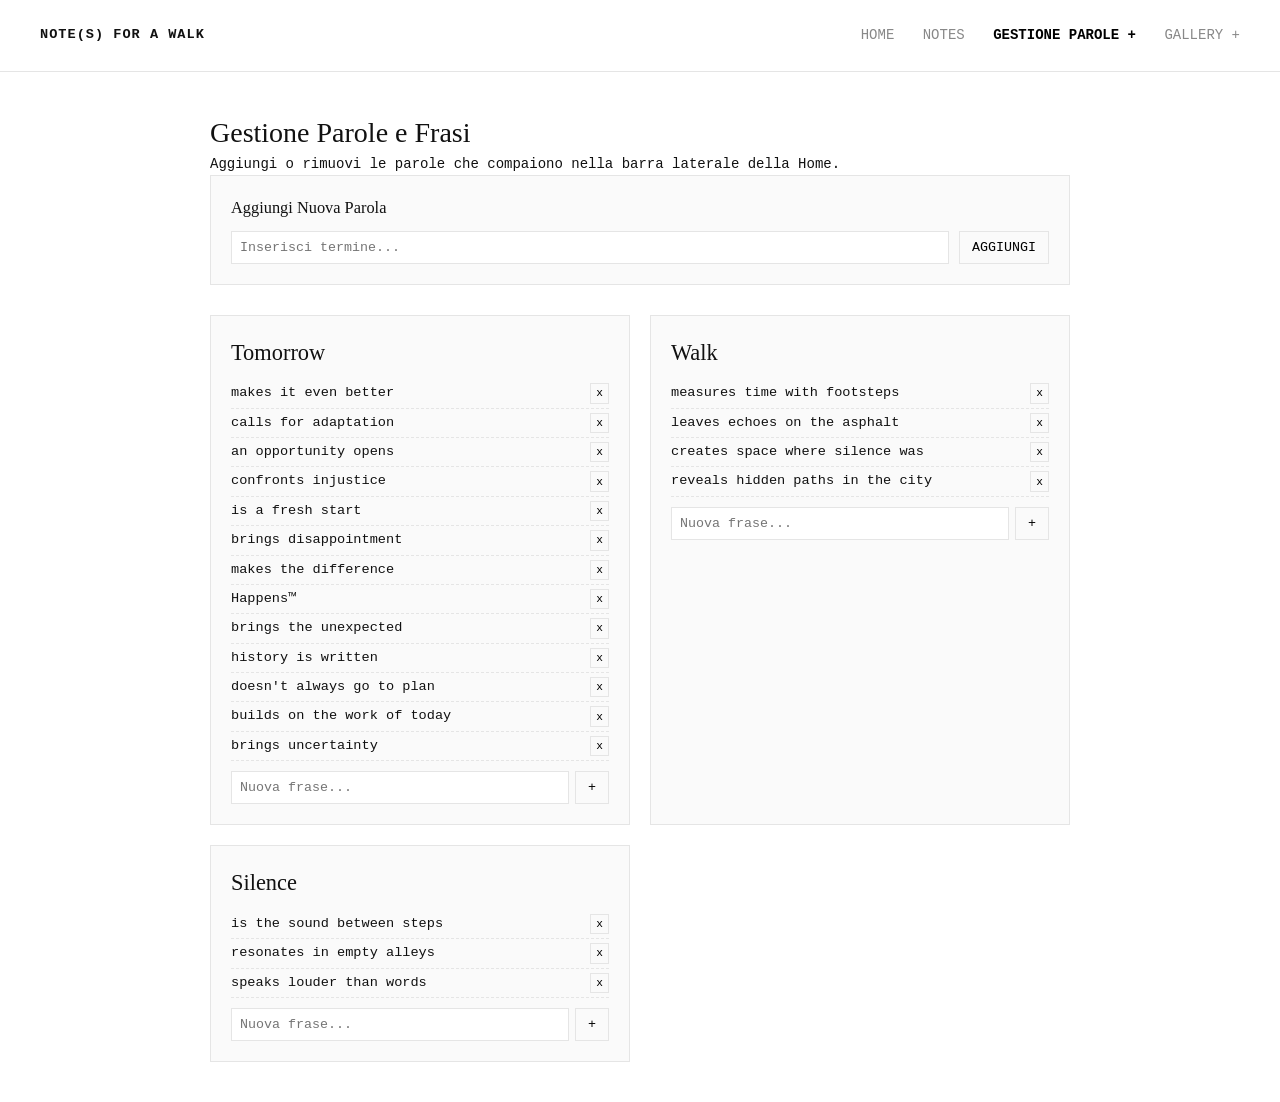
<file: admin.html>
<!DOCTYPE html>
<html lang="it">
<head>
  <meta charset="UTF-8">
  <meta name="viewport" content="width=device-width, initial-scale=1.0">
  <title>NOTE(S) FOR A WALK - Gestione Parole</title>
  <link rel="stylesheet" href="style.css">
</head>
<body data-page="words">

  <header class="header-standard">
    <a href="index.html" class="brand-title">NOTE(S) FOR A WALK</a>
    <nav>
      <a href="index.html">HOME</a>
      <a href="notes.html">NOTES</a>
      <a href="admin.html" class="active">GESTIONE PAROLE +</a>
      <a href="gallery.html">GALLERY +</a>
    </nav>
  </header>

  <main class="container">
    <h1 class="page-title serif-text">Gestione Parole e Frasi</h1>
    <p class="page-subtitle">Aggiungi o rimuovi le parole che compaiono nella barra laterale della Home.</p>

    <div class="card-box">
      <h3 class="serif-text">Aggiungi Nuova Parola</h3>
      <form id="addWordForm" class="form-row">
        <input type="text" id="newWordInput" placeholder="Inserisci termine..." required>
        <button type="submit" class="btn">AGGIUNGI</button>
      </form>
    </div>

    <div class="words-grid" id="wordsListContainer"></div>
  </main>

  <script src="app.js"></script>
</body>
</html>
</file>
<file: style.css>
:root {
  --bg-color: #ffffff;
  --text-color: #111111;
  --accent-color: #000000;
  --muted-color: #888888;
  --faded-text: #d0d0d0;
  --border-color: #e5e5e5;
  --font-mono: 'Courier New', Courier, monospace;
  --font-serif: 'Times New Roman', Times, Georgia, serif;
}

* {
  box-sizing: border-box;
  margin: 0;
  padding: 0;
}

body {
  background-color: var(--bg-color);
  color: var(--text-color);
  font-family: var(--font-mono);
  line-height: 1.5;
  font-size: 14px;
  min-height: 100vh;
}

.serif-text, h1, h2, h3 {
  font-family: var(--font-serif);
  font-weight: 400;
}

/* Home Layout */
.home-layout {
  display: flex;
  min-height: 100vh;
  width: 100vw;
  overflow: hidden;
}

.sidebar {
  width: 260px;
  padding: 40px 30px;
  display: flex;
  flex-direction: column;
  justify-content: space-between;
  border-right: 1px solid var(--border-color);
  flex-shrink: 0;
}

.brand-title {
  font-family: var(--font-mono);
  font-size: 0.85rem;
  text-transform: uppercase;
  letter-spacing: 1px;
  text-decoration: none;
  color: var(--text-color);
  font-weight: bold;
}

.word-menu {
  display: flex;
  flex-direction: column;
  gap: 12px;
  margin-top: 30px;
}

.word-menu-item {
  font-family: var(--font-mono);
  font-size: 0.85rem;
  color: var(--text-color);
  cursor: pointer;
  display: flex;
  justify-content: space-between;
  padding-bottom: 4px;
  border-bottom: 1px solid var(--border-color);
  transition: all 0.2s ease;
}

.word-menu-item:hover, .word-menu-item.active {
  color: var(--accent-color);
  border-bottom-color: var(--accent-color);
  font-weight: bold;
}

.sidebar-nav-links {
  display: flex;
  flex-direction: column;
  gap: 10px;
  border-top: 1px solid var(--border-color);
  padding-top: 20px;
}

.sidebar-nav-links a {
  font-family: var(--font-mono);
  font-size: 0.8rem;
  color: var(--muted-color);
  text-decoration: none;
}

.sidebar-nav-links a:hover {
  color: #000;
}

/* Stage Centrale Home */
.main-stage {
  flex-grow: 1;
  display: flex;
  align-items: center;
  justify-content: center;
  padding: 40px;
}

.word-display-container {
  display: flex;
  align-items: center;
  gap: 35px;
}

.active-word-title {
  font-family: var(--font-serif);
  font-size: 3.5rem;
  color: var(--accent-color);
  white-space: nowrap;
}

/* Stream Frasi in Rotazione */
.rotating-sentences-stream {
  display: flex;
  flex-direction: column;
  gap: 12px;
  max-height: 75vh;
  overflow: hidden;
  position: relative;
  mask-image: linear-gradient(to bottom, transparent 0%, black 20%, black 80%, transparent 100%);
  -webkit-mask-image: linear-gradient(to bottom, transparent 0%, black 20%, black 80%, transparent 100%);
}

.sentence-stream-item {
  font-family: var(--font-serif);
  font-size: 1.8rem;
  color: var(--faded-text);
  white-space: nowrap;
  transition: all 0.4s ease;
}

.sentence-stream-item.highlight {
  color: var(--text-color);
}

/* Stili Pagine Interne */
.header-standard {
  display: flex;
  justify-content: space-between;
  padding: 25px 40px;
  border-bottom: 1px solid var(--border-color);
}

.header-standard nav a {
  margin-left: 20px;
  color: var(--muted-color);
  text-decoration: none;
}

.header-standard nav a.active {
  color: #000;
  font-weight: bold;
}

.container {
  max-width: 900px;
  margin: 40px auto;
  padding: 0 20px;
}

.card-box {
  border: 1px solid var(--border-color);
  padding: 20px;
  background: #fafafa;
  margin-bottom: 30px;
}

.form-row {
  display: flex;
  gap: 10px;
  margin-top: 10px;
}

.words-grid {
  display: grid;
  grid-template-columns: repeat(auto-fill, minmax(280px, 1fr));
  gap: 20px;
}

.word-item-card {
  border: 1px solid var(--border-color);
  padding: 20px;
  background: #fafafa;
}

.sentence-list {
  list-style: none;
  margin: 10px 0;
}

.sentence-list li {
  display: flex;
  justify-content: space-between;
  padding: 4px 0;
  border-bottom: 1px dashed var(--border-color);
  font-size: 0.85rem;
}

.btn {
  background: transparent;
  border: 1px solid var(--border-color);
  padding: 6px 12px;
  cursor: pointer;
  font-family: var(--font-mono);
}

.btn:hover {
  background: #000;
  color: #fff;
}

input[type="text"] {
  border: 1px solid var(--border-color);
  padding: 8px;
  width: 100%;
  font-family: var(--font-mono);
}
</file>
